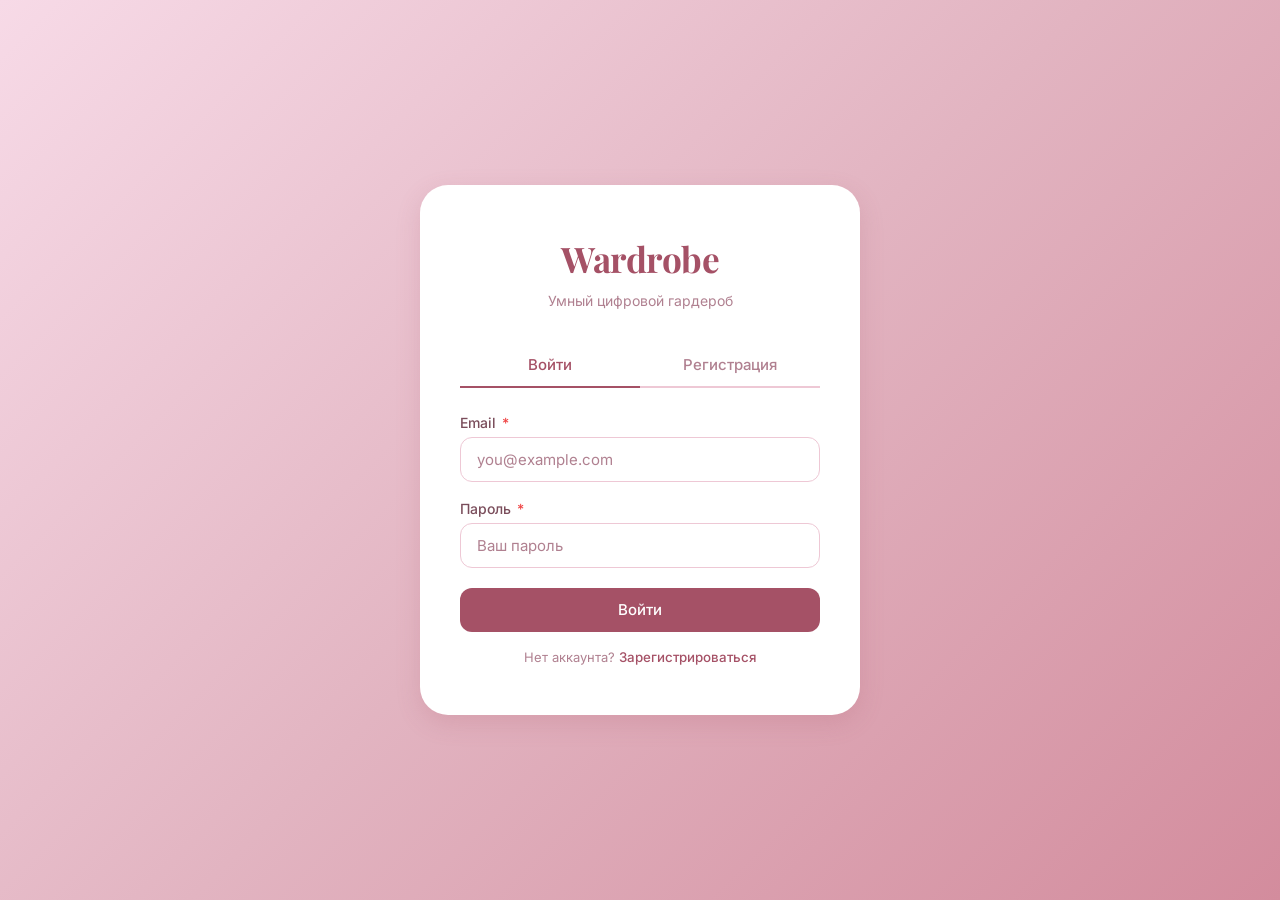
<file: index.html>
<!DOCTYPE html>
<html lang="ru">
<head>
  <meta charset="UTF-8" />
  <meta name="viewport" content="width=device-width, initial-scale=1.0" />
  <title>Wardrobe — Мой гардероб</title>
  <link rel="preconnect" href="https://fonts.googleapis.com">
  <link rel="preconnect" href="https://fonts.gstatic.com" crossorigin>
  <link href="https://fonts.googleapis.com/css2?family=Playfair+Display:wght@600;700&family=Inter:wght@400;500;600&display=swap" rel="stylesheet">
  <link rel="stylesheet" href="css/variables.css">
  <link rel="stylesheet" href="css/layout.css">
  <link rel="stylesheet" href="css/components.css">
  <style>
    .hidden { display: none !important; }
  </style>
</head>
<body>

<div id="auth-screen">
  <div class="auth-card">
    <div class="auth-logo">
      <h1>Wardrobe</h1>
      <p>Умный цифровой гардероб</p>
    </div>

    <div class="auth-tabs">
      <button class="auth-tab active" id="tab-login">Войти</button>
      <button class="auth-tab" id="tab-register">Регистрация</button>
    </div>

    <form class="auth-form" id="form-login" novalidate>
      <div class="form-group">
        <label class="form-label" for="login-email">Email <span class="required">*</span></label>
        <input class="form-input" type="email" id="login-email" placeholder="you@example.com" autocomplete="email" />
        <span class="form-error" id="login-email-error">⚠ Введите корректный email</span>
      </div>
      <div class="form-group">
        <label class="form-label" for="login-password">Пароль <span class="required">*</span></label>
        <input class="form-input" type="password" id="login-password" placeholder="Ваш пароль" autocomplete="current-password" />
        <span class="form-error" id="login-password-error">⚠ Введите пароль</span>
      </div>
      <button type="submit" class="btn btn-primary" id="btn-login" style="width:100%;margin-top:4px;">Войти</button>
      <p style="text-align:center;font-size:0.8125rem;color:var(--color-text-muted);">
        Нет аккаунта? <button type="button" onclick="Auth.switchTab('register')" style="color:var(--color-accent);font-weight:500;background:none;border:none;cursor:pointer;">Зарегистрироваться</button>
      </p>
    </form>

    <form class="auth-form hidden" id="form-register" novalidate>
      <div class="form-group">
        <label class="form-label" for="reg-email">Email <span class="required">*</span></label>
        <input class="form-input" type="email" id="reg-email" placeholder="you@example.com" autocomplete="email" />
        <span class="form-error" id="reg-email-error">⚠ Введите корректный email</span>
      </div>
      <div class="form-group">
        <label class="form-label" for="reg-password">Пароль <span class="required">*</span></label>
        <input class="form-input" type="password" id="reg-password" placeholder="Минимум 6 символов" autocomplete="new-password" />
        <span class="form-error" id="reg-password-error">⚠ Некорректный пароль</span>
      </div>
      <div class="form-group">
        <label class="form-label" for="reg-confirm">Подтвердите пароль <span class="required">*</span></label>
        <input class="form-input" type="password" id="reg-confirm" placeholder="Повторите пароль" autocomplete="new-password" />
        <span class="form-error" id="reg-confirm-error">⚠ Пароли не совпадают</span>
      </div>
      <button type="submit" class="btn btn-primary" id="btn-register" style="width:100%;margin-top:4px;">Создать аккаунт</button>
    </form>
  </div>
</div>

<div id="app-screen">

  <header class="header">
    <button class="burger-btn" id="burger-btn" aria-label="Открыть меню">☰</button>
    <div class="header-logo">Wardrobe</div>

    <div class="header-search">
      <span class="header-search-icon">🔍</span>
      <input type="search" class="search-input" placeholder="Поиск по названию, цвету..." aria-label="Поиск" />
    </div>

    <div class="header-actions">
      <button class="btn-theme-toggle" id="btn-theme-toggle" title="Включить тёмную тему">🌙</button>
      <button class="btn-add-desktop" id="btn-add-desktop">+ Добавить вещь</button>
      <div class="header-user">
        <div class="header-user-avatar" id="user-avatar">U</div>
        <span id="user-name">Пользователь</span>
        <button class="btn-logout" id="btn-logout">Выйти</button>
      </div>
    </div>
  </header>

  <div class="view-tabs" id="view-tabs">
    <button class="view-tab active" id="view-tab-wardrobe" data-view="wardrobe">👗 Гардероб</button>
    <button class="view-tab" id="view-tab-looks" data-view="looks">✨ Образы <span class="view-tab-badge" id="looks-count-badge">0</span></button>
    <button class="view-tab" id="view-tab-dashboard" data-view="dashboard">📊 Статистика</button>
    <button class="view-tab" id="view-tab-wishlist" data-view="wishlist">🛍️ Вишлист <span class="view-tab-badge" id="wishlist-count-badge">0</span></button>
  </div>

  <div class="filter-chips-bar" id="filter-chips-bar">
    <div class="chip" data-chip-category="Верх">👔 Верх</div>
    <div class="chip" data-chip-category="Низ">👖 Низ</div>
    <div class="chip" data-chip-category="Обувь">👟 Обувь</div>
    <div class="chip" data-chip-category="Аксессуар">👜 Аксессуар</div>
    <div class="chip" data-chip-category="Верхняя одежда">🧥 Верхняя</div>
    <div class="chip" data-chip-category="Платье">👗 Платье</div>
  </div>

  <div class="app-body" id="app-body">

    <aside class="sidebar-left" id="sidebar-left">
      <div class="sidebar-section">
        <div class="sidebar-section-title">Поиск</div>
        <div style="position:relative;">
          <span style="position:absolute;left:10px;top:50%;transform:translateY(-50%);color:var(--color-text-muted);">🔍</span>
          <input type="search" class="form-input search-input" style="padding-left:36px;" placeholder="Название, цвет..." aria-label="Поиск в боковой панели" />
        </div>
      </div>

      
      <div class="sidebar-section">
        <div class="sidebar-section-title">Надето сейчас</div>
        <div id="equipped-items-list">Пока ничего не надето</div>
      </div>

      <div class="sidebar-section">
        <div class="sidebar-section-title">Категория</div>
        <div class="filter-group">
          <label class="filter-option">
            <input type="checkbox" data-filter-category value="Верх"> 👔 Верх
            <span class="filter-count" id="count-Верх">0</span>
          </label>
          <label class="filter-option">
            <input type="checkbox" data-filter-category value="Низ"> 👖 Низ
            <span class="filter-count" id="count-Низ">0</span>
          </label>
          <label class="filter-option">
            <input type="checkbox" data-filter-category value="Обувь"> 👟 Обувь
            <span class="filter-count" id="count-Обувь">0</span>
          </label>
          <label class="filter-option">
            <input type="checkbox" data-filter-category value="Аксессуар"> 👜 Аксессуар
            <span class="filter-count" id="count-Аксессуар">0</span>
          </label>
          <label class="filter-option">
            <input type="checkbox" data-filter-category value="Верхняя одежда"> 🧥 Верхняя одежда
            <span class="filter-count" id="count-Верхняя одежда">0</span>
          </label>
          <label class="filter-option">
            <input type="checkbox" data-filter-category value="Платье"> 👗 Платье
            <span class="filter-count" id="count-Платье">0</span>
          </label>
        </div>
      </div>

      <div class="sidebar-section">
        <div class="sidebar-section-title">Статус</div>
        <div class="filter-group">
          <label class="filter-option">
            <input type="checkbox" data-filter-status value="clean">
            <span style="color:var(--color-success);">●</span> Чистое
          </label>
          <label class="filter-option">
            <input type="checkbox" data-filter-status value="washing">
            <span style="color:var(--color-warning);">●</span> В стирке
          </label>
        </div>
      </div>

      <div class="sidebar-section">
        <div class="sidebar-section-title">Сезон</div>
        <div class="filter-group">
          <label class="filter-option"><input type="checkbox" data-filter-season value="Весна"> 🌸 Весна</label>
          <label class="filter-option"><input type="checkbox" data-filter-season value="Лето"> ☀️ Лето</label>
          <label class="filter-option"><input type="checkbox" data-filter-season value="Осень"> 🍂 Осень</label>
          <label class="filter-option"><input type="checkbox" data-filter-season value="Зима"> ❄️ Зима</label>
          <label class="filter-option"><input type="checkbox" data-filter-season value="Всесезонное"> 🔄 Всесезонное</label>
        </div>
      </div>

      <button class="btn btn-ghost btn-sm" id="btn-clear-filters" style="align-self:flex-start;">↺ Сбросить фильтры</button>
    </aside>

    <main class="main-content">
      <div class="grid-header">
        <div>
          <h2 class="grid-title">Мой гардероб <span class="grid-count" id="items-count"></span></h2>
        </div>
        <div class="sort-controls">
          <span class="sort-label">Сортировка:</span>
          <select class="sort-select" id="sort-select" aria-label="Сортировка">
            <option value="name">По названию</option>
            <option value="date">По дате надевания</option>
            <option value="worn">По популярности</option>
            <option value="added">По дате добавления</option>
          </select>
          <button class="sort-dir-btn" id="sort-dir-btn" title="Направление сортировки" aria-label="Изменить направление">↑</button>
        </div>
      </div>

      <div class="wardrobe-grid" id="wardrobe-grid">
      </div>
    </main>

    <aside class="sidebar-right" id="sidebar-right">

      <div class="sidebar-section">
        <div class="sidebar-section-title">Погода сегодня</div>
        <div class="weather-widget" id="weather-widget">
          <div class="weather-loading">
            <div class="spinner" style="width:14px;height:14px;border-width:2px;border-color:rgba(255,255,255,0.3);border-top-color:white;"></div>
            <span style="font-size:0.8rem;">Загрузка...</span>
          </div>
        </div>
      </div>

      <div class="sidebar-section">
        <div class="sidebar-section-title">Статистика</div>
        <div class="stats-widget">
          <div class="stat-item">
            <span class="stat-label">👗 Всего вещей</span>
            <span class="stat-value" id="stat-total">0</span>
          </div>
          <div class="stat-item">
            <span class="stat-label">🔴 Забытых</span>
            <span class="stat-value" id="stat-forgotten">0</span>
          </div>
          <div class="stat-item">
            <span class="stat-label">🧺 В стирке</span>
            <span class="stat-value" id="stat-washing">0</span>
          </div>
          <div class="stat-item">
            <span class="stat-label">✓ Надеваний</span>
            <span class="stat-value" id="stat-worn">0</span>
          </div>
        </div>
      </div>

      <div class="sidebar-section">
        <div class="sidebar-section-title">Вдохновение</div>
        <div class="style-icons">
          <a class="style-icon-link" href="https://www.pinterest.com/search/pins/?q=minimalist+fashion" target="_blank" rel="noopener">
            <div class="style-icon-avatar">📌</div>
            <span>Минимализм</span>
          </a>
          <a class="style-icon-link" href="https://www.pinterest.com/search/pins/?q=street+style+outfit" target="_blank" rel="noopener">
            <div class="style-icon-avatar">🧢</div>
            <span>Street Style</span>
          </a>
          <a class="style-icon-link" href="https://www.pinterest.com/search/pins/?q=business+casual+women" target="_blank" rel="noopener">
            <div class="style-icon-avatar">💼</div>
            <span>Business Casual</span>
          </a>
        </div>
      </div>

      <div class="sidebar-section">
        <div class="sidebar-section-title">Стилисты онлайн</div>
        <div class="api-users-widget" id="api-users-container">
          <div class="skeleton" style="height:40px;border-radius:8px;"></div>
          <div class="skeleton" style="height:40px;border-radius:8px;"></div>
          <div class="skeleton" style="height:40px;border-radius:8px;"></div>
        </div>
      </div>

    </aside>
  </div>

  <div class="wishlist-view main-content" id="wishlist-view" style="display:none;">
    <div class="grid-header">
      <h2 class="grid-title">Вишлист <span class="grid-count" id="wishlist-items-count"></span></h2>
      <div class="wishlist-summary" id="wishlist-summary"></div>
      <select class="select" id="wishlist-sort-select" style="margin-left:auto;">
        <option value="added">По дате добавления</option>
        <option value="price-asc">Дешевле сначала</option>
        <option value="price-desc">Дороже сначала</option>
        <option value="name">По названию</option>
      </select>
      <button class="btn btn-primary" id="btn-add-wishlist">+ Добавить в вишлист</button>
    </div>
    <div class="wardrobe-grid wishlist-grid" id="wishlist-grid"></div>
  </div>

  <div class="looks-view main-content" id="looks-view" style="display:none;">
    <div class="grid-header">
      <h2 class="grid-title">Образы <span class="grid-count" id="looks-items-count"></span></h2>
      <button class="btn btn-primary" id="btn-add-look">+ Создать образ</button>
    </div>
    <div class="wardrobe-grid" id="looks-grid"></div>
  </div>

  <div class="dashboard-view main-content" id="dashboard-view" style="display:none;">
    <div class="grid-header">
      <h2 class="grid-title">Статистика гардероба</h2>
    </div>

    <div class="dashboard-stats" id="dashboard-stats"></div>

    <div class="dashboard-charts">
      <div class="dashboard-card">
        <div class="dashboard-card-title">По категориям</div>
        <div id="dashboard-category-chart"></div>
      </div>
      <div class="dashboard-card">
        <div class="dashboard-card-title">Носки по месяцам</div>
        <div id="dashboard-monthly-chart"></div>
      </div>
    </div>

    <div class="dashboard-card" style="margin-top:var(--space-5);">
      <div class="dashboard-card-title">Топ-5 любимых вещей</div>
      <div id="dashboard-top-items"></div>
    </div>
  </div>
</div>


<div class="drawer-overlay" id="drawer-overlay"></div>
<div class="drawer" id="drawer" role="dialog" aria-label="Фильтры и настройки">
  <div class="drawer-header">
    <span class="drawer-title">Фильтры</span>
    <button class="drawer-close" id="drawer-close" aria-label="Закрыть">✕</button>
  </div>

  <div class="sidebar-section">
    <div class="sidebar-section-title">Поиск</div>
    <input type="search" class="form-input search-input" placeholder="Название, цвет..." aria-label="Поиск в меню" style="height:44px;" />
  </div>

  <div class="sidebar-section">
    <div class="sidebar-section-title">Категория</div>
    <div class="filter-group">
      <label class="filter-option"><input type="checkbox" data-filter-category value="Верх"> 👔 Верх</label>
      <label class="filter-option"><input type="checkbox" data-filter-category value="Низ"> 👖 Низ</label>
      <label class="filter-option"><input type="checkbox" data-filter-category value="Обувь"> 👟 Обувь</label>
      <label class="filter-option"><input type="checkbox" data-filter-category value="Аксессуар"> 👜 Аксессуар</label>
      <label class="filter-option"><input type="checkbox" data-filter-category value="Верхняя одежда"> 🧥 Верхняя одежда</label>
      <label class="filter-option"><input type="checkbox" data-filter-category value="Платье"> 👗 Платье</label>
    </div>
  </div>

  <div class="sidebar-section">
    <div class="sidebar-section-title">Статус</div>
    <div class="filter-group">
      <label class="filter-option"><input type="checkbox" data-filter-status value="clean"> <span style="color:var(--color-success);">●</span> Чистое</label>
      <label class="filter-option"><input type="checkbox" data-filter-status value="washing"> <span style="color:var(--color-warning);">●</span> В стирке</label>
    </div>
  </div>

  <div class="sidebar-section">
    <div class="sidebar-section-title">Сезон</div>
    <div class="filter-group">
      <label class="filter-option"><input type="checkbox" data-filter-season value="Весна"> 🌸 Весна</label>
      <label class="filter-option"><input type="checkbox" data-filter-season value="Лето"> ☀️ Лето</label>
      <label class="filter-option"><input type="checkbox" data-filter-season value="Осень"> 🍂 Осень</label>
      <label class="filter-option"><input type="checkbox" data-filter-season value="Зима"> ❄️ Зима</label>
      <label class="filter-option"><input type="checkbox" data-filter-season value="Всесезонное"> 🔄 Всесезонное</label>
    </div>
  </div>

  <div class="sidebar-section">
    <div class="sidebar-section-title">Сортировка</div>
    <select class="form-input form-select" onchange="AppState.sortBy=this.value;UI.render();" style="height:44px;">
      <option value="name">По названию</option>
      <option value="date">По дате надевания</option>
      <option value="worn">По популярности</option>
      <option value="added">По дате добавления</option>
    </select>
  </div>

  <button class="btn btn-ghost btn-sm" id="btn-clear-filters" style="align-self:flex-start;">↺ Сбросить все</button>
</div>

<div class="modal-overlay" id="modal-item-overlay" role="dialog" aria-modal="true" aria-labelledby="modal-item-title">
  <div class="modal">
    <div class="modal-header">
      <h2 class="modal-title" id="modal-item-title">Новая вещь</h2>
      <button class="modal-close" id="btn-modal-item-close" aria-label="Закрыть">✕</button>
    </div>
    <div class="modal-body">

      <div class="form-group">
        <label class="form-label" for="f-name">Название <span class="required">*</span></label>
        <input class="form-input" type="text" id="f-name" placeholder="Например: Белая рубашка Oxford" maxlength="65" autocomplete="off" />
        <div style="display:flex;justify-content:space-between;align-items:center;">
          <span class="form-error" id="f-name-error">⚠ Название обязательно</span>
          <span class="char-count" id="name-char-count">0/60</span>
        </div>
      </div>

      <div class="form-row">
        <div class="form-group">
          <label class="form-label" for="f-category">Категория <span class="required">*</span></label>
          <select class="form-input form-select" id="f-category">
            <option value="">Выберите...</option>
            <option value="Верх">👔 Верх</option>
            <option value="Низ">👖 Низ</option>
            <option value="Обувь">👟 Обувь</option>
            <option value="Аксессуар">👜 Аксессуар</option>
            <option value="Верхняя одежда">🧥 Верхняя одежда</option>
            <option value="Платье">👗 Платье</option>
          </select>
          <span class="form-error" id="f-category-error">⚠ Выберите категорию</span>
        </div>

        <div class="form-group">
          <label class="form-label" for="f-season">Сезон <span class="required">*</span></label>
          <select class="form-input form-select" id="f-season">
            <option value="">Выберите...</option>
            <option value="Весна">🌸 Весна</option>
            <option value="Лето">☀️ Лето</option>
            <option value="Осень">🍂 Осень</option>
            <option value="Зима">❄️ Зима</option>
            <option value="Всесезонное">🔄 Всесезонное</option>
          </select>
          <span class="form-error" id="f-season-error">⚠ Выберите сезон</span>
        </div>
      </div>

      <div class="form-row">
        <div class="form-group">
          <label class="form-label" for="f-color">Цвет <span class="required">*</span></label>
          <input class="form-input" type="text" id="f-color" placeholder="Белый, синий..." maxlength="35" />
          <span class="form-error" id="f-color-error">⚠ Укажите цвет</span>
        </div>

        <div class="form-group">
          <label class="form-label" for="f-status">Статус</label>
          <select class="form-input form-select" id="f-status">
            <option value="clean">✅ Чистое</option>
            <option value="washing">🧺 В стирке</option>
          </select>
        </div>
      </div>

      <div class="form-group">
        <label class="form-label" for="f-image-url">Фото (URL)</label>
        <input class="form-input" type="url" id="f-image-url" placeholder="https://example.com/photo.jpg" />
        <span class="form-error" id="f-image-url-error">⚠ Неверный URL (должен начинаться с http:// или https://)</span>
      </div>

      <div class="image-preview" id="image-preview">
        <span>Вставьте URL фото для предпросмотра</span>
      </div>

      <div class="form-group">
        <label class="form-label" for="f-last-worn">Дата последнего надевания</label>
        <input class="form-input" type="date" id="f-last-worn" />
      </div>

    </div>
    <div class="modal-footer">
      <button class="btn btn-ghost" id="btn-cancel-item">Отмена</button>
      <button class="btn btn-primary" id="btn-save-item" disabled>Сохранить</button>
    </div>
  </div>
</div>

<div class="modal-overlay" id="modal-look-overlay" role="dialog" aria-modal="true" aria-labelledby="modal-look-title">
  <div class="modal">
    <div class="modal-header">
      <h2 class="modal-title" id="modal-look-title">Новый образ</h2>
      <button class="modal-close" id="btn-modal-look-close" aria-label="Закрыть">✕</button>
    </div>
    <div class="modal-body">

      <div class="form-group">
        <label class="form-label" for="l-name">Название образа <span class="required">*</span></label>
        <input class="form-input" type="text" id="l-name" placeholder="Например: Офис в пятницу" maxlength="50" autocomplete="off" />
        <span class="form-error" id="l-name-error">⚠ Название обязательно</span>
      </div>

      <div class="form-group">
        <label class="form-label">Выберите вещи <span class="required">*</span> <span class="char-count" id="look-picker-count">Выбрано: 0</span></label>
        <p style="font-size:0.8125rem;color:var(--color-text-muted);margin-bottom:var(--space-3);">Нужно выбрать минимум 2 вещи. Кликните по карточке, чтобы выбрать или снять выбор.</p>
        <div class="look-item-picker" id="look-item-picker"></div>
      </div>

    </div>
    <div class="modal-footer">
      <button class="btn btn-ghost" id="btn-cancel-look">Отмена</button>
      <button class="btn btn-primary" id="btn-save-look" disabled>Сохранить образ</button>
    </div>
  </div>
</div>

<div class="modal-overlay" id="modal-wishlist-overlay" role="dialog" aria-modal="true" aria-labelledby="modal-wishlist-title">
  <div class="modal">
    <div class="modal-header">
      <h2 class="modal-title" id="modal-wishlist-title">Добавить в вишлист</h2>
      <button class="modal-close" id="btn-modal-wishlist-close" aria-label="Закрыть">✕</button>
    </div>
    <div class="modal-body">

      <div class="form-group">
        <label class="form-label" for="w-name">Название <span class="required">*</span></label>
        <input class="form-input" type="text" id="w-name" placeholder="Например: Платье миди в цветочек" maxlength="65" autocomplete="off" />
        <span class="form-error" id="w-name-error">⚠ Название обязательно</span>
      </div>

      <div class="form-group">
        <label class="form-label" for="w-link">Ссылка на Wildberries <span class="required">*</span></label>
        <input class="form-input" type="url" id="w-link" placeholder="https://www.wildberries.ru/catalog/12345678/detail.aspx" />
        <span class="form-error" id="w-link-error">⚠ Укажите корректную ссылку (начинается с http:// или https://)</span>
      </div>

      <div class="form-row">
        <div class="form-group">
          <label class="form-label" for="w-price">Цена, ₽ <span class="required">*</span></label>
          <input class="form-input" type="number" id="w-price" placeholder="2990" min="0" step="1" />
          <span class="form-error" id="w-price-error">⚠ Укажите цену</span>
        </div>

        <div class="form-group">
          <label class="form-label" for="w-category">Категория</label>
          <select class="form-input form-select" id="w-category">
            <option value="">Не указана</option>
            <option value="Верх">👔 Верх</option>
            <option value="Низ">👖 Низ</option>
            <option value="Обувь">👟 Обувь</option>
            <option value="Аксессуар">👜 Аксессуар</option>
            <option value="Верхняя одежда">🧥 Верхняя одежда</option>
            <option value="Платье">👗 Платье</option>
          </select>
        </div>
      </div>

      <div class="form-group">
        <label class="form-label" for="w-image-url">Фото (URL)</label>
        <input class="form-input" type="url" id="w-image-url" placeholder="https://example.com/photo.jpg" />
        <span class="form-error" id="w-image-url-error">⚠ Неверный URL (должен начинаться с http:// или https://)</span>
      </div>

      <div class="image-preview" id="wishlist-image-preview">
        <span>Вставьте URL фото для предпросмотра</span>
      </div>

      <div class="form-group">
        <label class="form-label" for="w-comment">Комментарий</label>
        <textarea class="form-input" id="w-comment" rows="2" maxlength="140" placeholder="Например: ждать скидку, нужен размер M"></textarea>
      </div>

    </div>
    <div class="modal-footer">
      <button class="btn btn-ghost" id="btn-cancel-wishlist">Отмена</button>
      <button class="btn btn-primary" id="btn-save-wishlist" disabled>Сохранить</button>
    </div>
  </div>
</div>

<div class="modal-overlay" id="modal-confirm-overlay" role="dialog" aria-modal="true">
  <div class="modal confirm-modal">
    <div class="modal-body">
      <div class="confirm-icon">🗑️</div>
      <h3 id="modal-confirm-title">Удалить вещь?</h3>
      <p id="modal-confirm-text">Это действие нельзя отменить. Вещь будет удалена из вашего гардероба навсегда.</p>
    </div>
    <div class="modal-footer" style="justify-content:center;">
      <button class="btn btn-ghost" id="btn-cancel-delete">Отмена</button>
      <button class="btn btn-danger" id="btn-confirm-delete">Да, удалить</button>
    </div>
  </div>
</div>

<button class="fab" id="btn-fab" aria-label="Добавить вещь">+</button>

<div class="toast-container" id="toast-container" aria-live="polite"></div>

<script src="js/store.js"></script>
<script src="js/utils.js"></script>
<script src="js/auth.js"></script>
<script src="js/api.js"></script>
<script src="js/itemForm.js"></script>
<script src="js/wishlist.js"></script>
<script src="js/looks.js"></script>
<script src="js/dashboard.js"></script>
<script src="js/ui.js"></script>
<script src="js/app.js"></script>
</body>
</html>
</file>
<file: css/variables.css>
:root {
  --color-bg: #F7DAE7;
  --color-secondary: #E2B4C1;
  --color-tertiary: #D38C9D;
  --color-accent: #A55166;
  --color-accent-dark: #8A3D52;
  --color-white: #FFFFFF;
  --color-text-primary: #2D1B22;
  --color-text-secondary: #7A4D5B;
  --color-text-muted: #B08090;
  --color-success: #4CAF82;
  --color-warning: #F59E0B;
  --color-danger: #EF4444;
  --color-forgotten: #DC2626;
  --color-card-bg: #FFFFFF;
  --color-border: #EEC8D5;
  --color-overlay: rgba(45, 27, 34, 0.5);

  --shadow-sm: 0 1px 3px rgba(165, 81, 102, 0.08);
  --shadow-md: 0 4px 12px rgba(165, 81, 102, 0.12);
  --shadow-lg: 0 8px 24px rgba(165, 81, 102, 0.18);
  --shadow-hover: 0 12px 32px rgba(165, 81, 102, 0.24);

  --radius-sm: 6px;
  --radius-md: 12px;
  --radius-lg: 20px;
  --radius-xl: 28px;
  --radius-full: 9999px;

  --font-display: 'Playfair Display', Georgia, serif;
  --font-body: 'Inter', system-ui, -apple-system, sans-serif;

  --space-1: 4px;
  --space-2: 8px;
  --space-3: 12px;
  --space-4: 16px;
  --space-5: 20px;
  --space-6: 24px;
  --space-8: 32px;
  --space-10: 40px;
  --space-12: 48px;

  --transition-fast: 150ms ease;
  --transition-normal: 250ms ease;
  --transition-slow: 400ms cubic-bezier(0.34, 1.56, 0.64, 1);

  --sidebar-left-width: 260px;
  --sidebar-right-width: 220px;
  --header-height: 64px;
}

*, *::before, *::after {
  box-sizing: border-box;
  margin: 0;
  padding: 0;
}

html {
  font-size: 16px;
  scroll-behavior: smooth;
}

body {
  font-family: var(--font-body);
  background-color: var(--color-bg);
  color: var(--color-text-primary);
  min-height: 100vh;
  line-height: 1.5;
  -webkit-font-smoothing: antialiased;
}

img {
  max-width: 100%;
  display: block;
}

button {
  cursor: pointer;
  border: none;
  background: none;
  font-family: inherit;
}

input, select, textarea {
  font-family: inherit;
}

a {
  color: inherit;
  text-decoration: none;
}

ul, ol {
  list-style: none;
}

@media (prefers-reduced-motion: reduce) {
  *, *::before, *::after {
    animation-duration: 0.01ms !important;
    transition-duration: 0.01ms !important;
  }
}


[data-theme="dark"] {
  --color-bg:            #1A1118;
  --color-secondary:     #2D1F2A;
  --color-tertiary:      #C98AA0;
  --color-white:         #241A21;
  --color-card-bg:       #2A1E27;
  --color-text-primary:  #F0DDE5;
  --color-text-secondary:#D4A8BA;
  --color-text-muted:    #9A7080;
  --color-border:        #3D2B36;
  --color-overlay:       rgba(10, 6, 9, 0.7);

  --shadow-sm:   0 1px 3px rgba(0, 0, 0, 0.4);
  --shadow-md:   0 4px 12px rgba(0, 0, 0, 0.5);
  --shadow-lg:   0 8px 24px rgba(0, 0, 0, 0.6);
  --shadow-hover:0 12px 32px rgba(0, 0, 0, 0.7);
}

body,
.header,
.sidebar-left,
.sidebar-right,
.drawer,
.card,
.modal,
.filter-chips-bar,
.view-tabs,
.auth-card {
  transition:
    background-color 0.25s ease,
    border-color 0.25s ease,
    color 0.25s ease;
}
</file>
<file: css/layout.css>
#auth-screen {
  min-height: 100vh;
  display: flex;
  align-items: center;
  justify-content: center;
  padding: var(--space-6);
  background: linear-gradient(135deg, #F7DAE7 0%, #E2B4C1 50%, #D38C9D 100%);
}

.auth-card {
  background: var(--color-white);
  border-radius: var(--radius-xl);
  padding: var(--space-12) var(--space-10);
  width: 100%;
  max-width: 440px;
  box-shadow: var(--shadow-lg);
}

.auth-logo {
  text-align: center;
  margin-bottom: var(--space-8);
}

.auth-logo h1 {
  font-family: var(--font-display);
  font-size: 2.2rem;
  color: var(--color-accent);
  letter-spacing: -0.5px;
}

.auth-logo p {
  color: var(--color-text-muted);
  font-size: 0.875rem;
  margin-top: var(--space-1);
}

.auth-tabs {
  display: flex;
  border-bottom: 2px solid var(--color-border);
  margin-bottom: var(--space-6);
}

.auth-tab {
  flex: 1;
  padding: var(--space-3) var(--space-4);
  font-size: 0.9375rem;
  font-weight: 500;
  color: var(--color-text-muted);
  border-bottom: 2px solid transparent;
  margin-bottom: -2px;
  transition: color var(--transition-normal), border-color var(--transition-normal);
  background: none;
  border-top: none;
  border-left: none;
  border-right: none;
}

.auth-tab.active {
  color: var(--color-accent);
  border-bottom-color: var(--color-accent);
}

.auth-tab:hover:not(.active) {
  color: var(--color-tertiary);
}

.auth-form {
  display: flex;
  flex-direction: column;
  gap: var(--space-4);
}

#app-screen {
  display: none;
  flex-direction: column;
  min-height: 100vh;
}

#app-screen.active {
  display: flex;
}

.header {
  position: sticky;
  top: 0;
  z-index: 100;
  height: var(--header-height);
  background: var(--color-white);
  border-bottom: 1px solid var(--color-border);
  display: flex;
  align-items: center;
  padding: 0 var(--space-6);
  gap: var(--space-4);
  box-shadow: var(--shadow-sm);
}

.header-logo {
  font-family: var(--font-display);
  font-size: 1.5rem;
  color: var(--color-accent);
  font-weight: 700;
  letter-spacing: -0.3px;
  flex-shrink: 0;
}

.header-search {
  flex: 1;
  max-width: 400px;
  position: relative;
}

.header-search input {
  width: 100%;
  padding: var(--space-2) var(--space-4) var(--space-2) 40px;
  border: 1.5px solid var(--color-border);
  border-radius: var(--radius-full);
  font-size: 0.875rem;
  background: var(--color-bg);
  color: var(--color-text-primary);
  transition: border-color var(--transition-normal), box-shadow var(--transition-normal);
  height: 40px;
}

.header-search input:focus {
  outline: none;
  border-color: var(--color-accent);
  box-shadow: 0 0 0 3px rgba(165, 81, 102, 0.1);
}

.header-search-icon {
  position: absolute;
  left: 12px;
  top: 50%;
  transform: translateY(-50%);
  color: var(--color-text-muted);
  font-size: 1rem;
  pointer-events: none;
}

.header-actions {
  display: flex;
  align-items: center;
  gap: var(--space-3);
  margin-left: auto;
}

.header-user {
  display: flex;
  align-items: center;
  gap: var(--space-2);
  font-size: 0.875rem;
  color: var(--color-text-secondary);
}

.header-user-avatar {
  width: 32px;
  height: 32px;
  border-radius: 50%;
  background: var(--color-secondary);
  display: flex;
  align-items: center;
  justify-content: center;
  font-size: 0.8125rem;
  font-weight: 600;
  color: var(--color-accent-dark);
}

.btn-logout {
  font-size: 0.8125rem;
  color: var(--color-text-muted);
  padding: var(--space-1) var(--space-2);
  border-radius: var(--radius-sm);
  transition: color var(--transition-normal);
}

.btn-logout:hover {
  color: var(--color-accent);
}

.burger-btn {
  display: none;
  width: 40px;
  height: 40px;
  border-radius: var(--radius-sm);
  align-items: center;
  justify-content: center;
  color: var(--color-text-primary);
  font-size: 1.25rem;
  transition: background var(--transition-fast);
}

.burger-btn:hover {
  background: var(--color-bg);
}

.app-body {
  display: flex;
  flex: 1;
  overflow: hidden;
}

.sidebar-left {
  width: var(--sidebar-left-width);
  flex-shrink: 0;
  padding: var(--space-6);
  overflow-y: auto;
  border-right: 1px solid var(--color-border);
  background: var(--color-white);
  display: flex;
  flex-direction: column;
  gap: var(--space-6);
}

.main-content {
  flex: 1;
  padding: var(--space-6);
  overflow-y: auto;
  min-width: 0;
}

.sidebar-right {
  width: var(--sidebar-right-width);
  flex-shrink: 0;
  padding: var(--space-6) var(--space-4);
  overflow-y: auto;
  border-left: 1px solid var(--color-border);
  background: var(--color-white);
  display: flex;
  flex-direction: column;
  gap: var(--space-5);
}

.filter-chips-bar {
  display: none;
  overflow-x: auto;
  padding: var(--space-3) var(--space-4);
  gap: var(--space-2);
  border-bottom: 1px solid var(--color-border);
  background: var(--color-white);
  -webkit-overflow-scrolling: touch;
  scrollbar-width: none;
}

.filter-chips-bar::-webkit-scrollbar {
  display: none;
}

.filter-chips-bar .chip {
  flex-shrink: 0;
}


.view-tabs {
  display: flex;
  gap: var(--space-2);
  padding: var(--space-3) var(--space-6);
  background: var(--color-white);
  border-bottom: 1px solid var(--color-border);
  overflow-x: auto;
  scrollbar-width: none;
}

.view-tabs::-webkit-scrollbar {
  display: none;
}

.view-tab {
  display: flex;
  align-items: center;
  gap: var(--space-2);
  padding: var(--space-2) var(--space-4);
  border-radius: var(--radius-md);
  font-size: 0.875rem;
  font-weight: 500;
  color: var(--color-text-secondary);
  transition: all var(--transition-fast);
  white-space: nowrap;
}

.view-tab:hover:not(.active) {
  background: var(--color-bg);
  color: var(--color-accent);
}

.view-tab.active {
  background: var(--color-accent);
  color: white;
}

.view-tab-badge {
  background: var(--color-bg);
  color: var(--color-text-muted);
  border-radius: var(--radius-full);
  padding: 1px 7px;
  font-size: 0.6875rem;
  font-weight: 600;
}

.view-tab.active .view-tab-badge {
  background: rgba(255, 255, 255, 0.25);
  color: white;
}


.looks-view {
  flex: 1;
  overflow-y: auto;
}

.dashboard-view {
  flex: 1;
  overflow-y: auto;
}

[data-theme="dark"] #auth-screen {
  background: linear-gradient(135deg, #1A1118 0%, #2D1F2A 50%, #3D2535 100%);
}


  flex: 1;
  overflow-y: auto;
}

.wishlist-summary {
  font-size: 0.8125rem;
  color: var(--color-text-muted);
  margin-top: 2px;
}

@media (max-width: 1280px) {
  .wishlist-grid {
    grid-template-columns: repeat(3, 1fr);
  }
}

@media (max-width: 1023px) {
  .wishlist-grid {
    grid-template-columns: repeat(2, 1fr);
  }
}

@media (max-width: 767px) {
  .view-tabs {
    padding: var(--space-2) var(--space-4);
  }

  .wishlist-grid {
    grid-template-columns: 1fr;
  }
}

.drawer-overlay {
  display: none;
  position: fixed;
  inset: 0;
  background: var(--color-overlay);
  z-index: 200;
  opacity: 0;
  transition: opacity var(--transition-normal);
}

.drawer-overlay.active {
  display: block;
  opacity: 1;
}

.drawer {
  position: fixed;
  left: 0;
  top: 0;
  bottom: 0;
  width: 280px;
  background: var(--color-white);
  z-index: 210;
  transform: translateX(-100%);
  transition: transform var(--transition-normal);
  padding: var(--space-6);
  overflow-y: auto;
  display: flex;
  flex-direction: column;
  gap: var(--space-6);
}

.drawer.open {
  transform: translateX(0);
}

.drawer-header {
  display: flex;
  align-items: center;
  justify-content: space-between;
}

.drawer-title {
  font-family: var(--font-display);
  font-size: 1.25rem;
  color: var(--color-accent);
}

.drawer-close {
  width: 32px;
  height: 32px;
  border-radius: var(--radius-sm);
  display: flex;
  align-items: center;
  justify-content: center;
  color: var(--color-text-muted);
  font-size: 1.125rem;
  transition: background var(--transition-fast), color var(--transition-fast);
}

.drawer-close:hover {
  background: var(--color-bg);
  color: var(--color-accent);
}

.fab {
  display: none;
  position: fixed;
  bottom: 24px;
  right: 24px;
  width: 56px;
  height: 56px;
  border-radius: 50%;
  background: var(--color-accent);
  color: white;
  font-size: 1.5rem;
  align-items: center;
  justify-content: center;
  box-shadow: var(--shadow-lg);
  z-index: 150;
  transition: transform var(--transition-normal), box-shadow var(--transition-normal);
}

.fab:hover {
  transform: scale(1.08);
  box-shadow: var(--shadow-hover);
}

.fab:active {
  transform: scale(0.96);
}

.grid-header {
  display: flex;
  align-items: center;
  justify-content: space-between;
  margin-bottom: var(--space-5);
  flex-wrap: wrap;
  gap: var(--space-3);
}

.grid-title {
  font-family: var(--font-display);
  font-size: 1.375rem;
  color: var(--color-text-primary);
}

.grid-count {
  font-size: 0.875rem;
  color: var(--color-text-muted);
  margin-left: var(--space-2);
}

.sort-controls {
  display: flex;
  align-items: center;
  gap: var(--space-2);
}

.sort-label {
  font-size: 0.8125rem;
  color: var(--color-text-muted);
}

.sort-select {
  padding: var(--space-2) var(--space-3);
  border: 1.5px solid var(--color-border);
  border-radius: var(--radius-sm);
  font-size: 0.8125rem;
  color: var(--color-text-primary);
  background: var(--color-white);
  cursor: pointer;
  transition: border-color var(--transition-normal);
}

.sort-select:focus {
  outline: none;
  border-color: var(--color-accent);
}

.sort-dir-btn {
  width: 32px;
  height: 32px;
  border: 1.5px solid var(--color-border);
  border-radius: var(--radius-sm);
  display: flex;
  align-items: center;
  justify-content: center;
  color: var(--color-text-secondary);
  font-size: 0.875rem;
  transition: all var(--transition-fast);
  background: var(--color-white);
}

.sort-dir-btn:hover {
  border-color: var(--color-accent);
  color: var(--color-accent);
}

.wardrobe-grid {
  display: grid;
  grid-template-columns: repeat(4, 1fr);
  gap: var(--space-4);
}

.empty-state {
  grid-column: 1 / -1;
  text-align: center;
  padding: var(--space-12) var(--space-6);
  color: var(--color-text-muted);
}

.empty-state-icon {
  font-size: 3rem;
  margin-bottom: var(--space-4);
}

.empty-state h3 {
  font-family: var(--font-display);
  font-size: 1.25rem;
  color: var(--color-text-secondary);
  margin-bottom: var(--space-2);
}

.empty-state p {
  font-size: 0.875rem;
}

@media (max-width: 1280px) {
  .wardrobe-grid {
    grid-template-columns: repeat(3, 1fr);
  }
}

@media (max-width: 1023px) {
  .sidebar-left,
  .sidebar-right {
    display: none;
  }

  .burger-btn {
    display: flex;
  }

  .filter-chips-bar {
    display: flex;
  }

  .fab {
    display: flex;
  }

  .wardrobe-grid {
    grid-template-columns: repeat(2, 1fr);
  }

  .header-search {
    max-width: 240px;
  }

  .btn-add-desktop {
    display: none;
  }
}

@media (max-width: 767px) {
  .header {
    padding: 0 var(--space-4);
  }

  .header-logo {
    font-size: 1.25rem;
  }

  .header-search {
    display: none;
  }

  .header-user span {
    display: none;
  }

  .main-content {
    padding: var(--space-4);
  }

  .wardrobe-grid {
    grid-template-columns: 1fr;
  }

  .grid-header {
    flex-direction: column;
    align-items: flex-start;
  }

  .auth-card {
    padding: var(--space-8) var(--space-6);
  }
}
</file>
<file: css/components.css>
.btn {
  display: inline-flex;
  align-items: center;
  justify-content: center;
  gap: var(--space-2);
  padding: var(--space-2) var(--space-5);
  border-radius: var(--radius-md);
  font-size: 0.9375rem;
  font-weight: 500;
  transition: all var(--transition-normal);
  min-height: 44px;
  cursor: pointer;
  border: none;
  font-family: inherit;
}

.btn-primary {
  background: var(--color-accent);
  color: var(--color-white);
}

.btn-primary:hover:not(:disabled) {
  background: var(--color-accent-dark);
  box-shadow: 0 4px 12px rgba(165, 81, 102, 0.3);
  transform: translateY(-1px);
}

.btn-primary:active:not(:disabled) {
  transform: translateY(0);
}

.btn-primary:disabled {
  background: var(--color-border);
  color: var(--color-text-muted);
  cursor: not-allowed;
}

.btn-outline {
  background: transparent;
  border: 1.5px solid var(--color-accent);
  color: var(--color-accent);
}

.btn-outline:hover {
  background: var(--color-accent);
  color: white;
}

.btn-ghost {
  background: transparent;
  color: var(--color-text-secondary);
}

.btn-ghost:hover {
  background: var(--color-bg);
  color: var(--color-accent);
}

.btn-danger {
  background: var(--color-danger);
  color: white;
}

.btn-danger:hover {
  background: #DC2626;
}

.btn-sm {
  padding: var(--space-1) var(--space-3);
  font-size: 0.8125rem;
  min-height: 32px;
  border-radius: var(--radius-sm);
}

.btn-add-desktop {
  background: var(--color-accent);
  color: white;
  padding: var(--space-2) var(--space-5);
  border-radius: var(--radius-md);
  font-size: 0.9375rem;
  font-weight: 500;
  display: flex;
  align-items: center;
  gap: var(--space-2);
  transition: all var(--transition-normal);
  min-height: 40px;
  white-space: nowrap;
}

.btn-add-desktop:hover {
  background: var(--color-accent-dark);
  transform: translateY(-1px);
  box-shadow: 0 4px 12px rgba(165, 81, 102, 0.3);
}

.chip {
  display: inline-flex;
  align-items: center;
  gap: var(--space-1);
  padding: 6px var(--space-3);
  border-radius: var(--radius-full);
  font-size: 0.8125rem;
  font-weight: 500;
  cursor: pointer;
  border: 1.5px solid var(--color-border);
  background: var(--color-white);
  color: var(--color-text-secondary);
  transition: all var(--transition-fast);
  min-height: 44px;
  white-space: nowrap;
}

.chip:hover {
  border-color: var(--color-accent);
  color: var(--color-accent);
}

.chip.active {
  background: var(--color-accent);
  border-color: var(--color-accent);
  color: white;
}

.form-group {
  display: flex;
  flex-direction: column;
  gap: var(--space-1);
}

.form-label {
  font-size: 0.875rem;
  font-weight: 500;
  color: var(--color-text-secondary);
}

.form-label .required {
  color: var(--color-danger);
  margin-left: 2px;
}

.form-input {
  width: 100%;
  padding: var(--space-3) var(--space-4);
  border: 1.5px solid var(--color-border);
  border-radius: var(--radius-md);
  font-size: 0.9375rem;
  color: var(--color-text-primary);
  background: var(--color-white);
  transition: border-color var(--transition-normal), box-shadow var(--transition-normal);
  min-height: 44px;
}

.form-input:focus {
  outline: none;
  border-color: var(--color-accent);
  box-shadow: 0 0 0 3px rgba(165, 81, 102, 0.1);
}

.form-input.error {
  border-color: var(--color-danger);
  background: #FFF5F5;
}

.form-input.error:focus {
  box-shadow: 0 0 0 3px rgba(239, 68, 68, 0.1);
}

.form-input::placeholder {
  color: var(--color-text-muted);
}

.form-error {
  font-size: 0.75rem;
  color: var(--color-danger);
  display: none;
  align-items: center;
  gap: 4px;
}

.form-error.visible {
  display: flex;
}

.form-select {
  appearance: none;
  -webkit-appearance: none;
  background-image: url("data:image/svg+xml,%3Csvg xmlns='http://www.w3.org/2000/svg' width='12' height='8' viewBox='0 0 12 8'%3E%3Cpath d='M1 1l5 5 5-5' stroke='%23B08090' stroke-width='1.5' fill='none' stroke-linecap='round' stroke-linejoin='round'/%3E%3C/svg%3E");
  background-repeat: no-repeat;
  background-position: right 14px center;
  padding-right: 36px;
  cursor: pointer;
}

.form-row {
  display: grid;
  grid-template-columns: 1fr 1fr;
  gap: var(--space-4);
}

.char-count {
  font-size: 0.75rem;
  color: var(--color-text-muted);
  text-align: right;
}

.char-count.over {
  color: var(--color-danger);
}

.sidebar-section {
  display: flex;
  flex-direction: column;
  gap: var(--space-3);
}

.sidebar-section-title {
  font-size: 0.75rem;
  font-weight: 600;
  letter-spacing: 0.08em;
  text-transform: uppercase;
  color: var(--color-text-muted);
}

.filter-group {
  display: flex;
  flex-direction: column;
  gap: var(--space-2);
}

.filter-option {
  display: flex;
  align-items: center;
  gap: var(--space-2);
  cursor: pointer;
  font-size: 0.875rem;
  color: var(--color-text-secondary);
  padding: var(--space-1) 0;
  min-height: 32px;
}

.filter-option input[type="checkbox"] {
  width: 16px;
  height: 16px;
  accent-color: var(--color-accent);
  cursor: pointer;
  flex-shrink: 0;
}

.filter-option:hover {
  color: var(--color-accent);
}

.filter-count {
  margin-left: auto;
  font-size: 0.75rem;
  color: var(--color-text-muted);
  background: var(--color-bg);
  padding: 1px 6px;
  border-radius: var(--radius-full);
}

.card {
  background: var(--color-card-bg);
  border-radius: var(--radius-lg);
  overflow: hidden;
  box-shadow: var(--shadow-sm);
  border: 1px solid var(--color-border);
  transition: transform var(--transition-normal), box-shadow var(--transition-normal);
  position: relative;
  animation: cardAppear 0.4s cubic-bezier(0.34, 1.56, 0.64, 1) both;
}

.card:hover {
  transform: translateY(-4px);
  box-shadow: var(--shadow-hover);
}

@keyframes cardAppear {
  from {
    opacity: 0;
    transform: scale(0.85) translateY(12px);
  }
  to {
    opacity: 1;
    transform: scale(1) translateY(0);
  }
}

@keyframes cardBounce {
  0% { opacity: 0; transform: scale(0.5); }
  60% { transform: scale(1.05); }
  80% { transform: scale(0.97); }
  100% { opacity: 1; transform: scale(1); }
}

@keyframes cardRemove {
  to {
    opacity: 0;
    transform: scale(0.85);
    max-height: 0;
    margin: 0;
    padding: 0;
  }
}

.card.removing {
  animation: cardRemove 0.3s ease forwards;
}

.card.new-card {
  animation: cardBounce 0.5s cubic-bezier(0.34, 1.56, 0.64, 1) both;
}

.card-image-wrap {
  position: relative;
  aspect-ratio: 3 / 4;
  overflow: hidden;
  background: var(--color-bg);
}

.card-image-wrap img {
  width: 100%;
  height: 100%;
  object-fit: cover;
  transition: transform 0.4s ease;
}

.card:hover .card-image-wrap img {
  transform: scale(1.04);
}

.card-image-placeholder {
  width: 100%;
  height: 100%;
  display: flex;
  align-items: center;
  justify-content: center;
  font-size: 3rem;
  background: linear-gradient(135deg, var(--color-secondary) 0%, var(--color-bg) 100%);
}

.card-badge-forgotten {
  position: absolute;
  top: var(--space-2);
  left: var(--space-2);
  background: var(--color-forgotten);
  color: white;
  font-size: 0.6875rem;
  font-weight: 700;
  padding: 3px var(--space-2);
  border-radius: var(--radius-full);
  letter-spacing: 0.04em;
  text-transform: uppercase;
}

.card-status-dot {
  position: absolute;
  top: var(--space-2);
  right: var(--space-2);
  width: 10px;
  height: 10px;
  border-radius: 50%;
  border: 2px solid white;
  box-shadow: 0 1px 3px rgba(0,0,0,0.2);
}

.card-status-dot.clean {
  background: var(--color-success);
}

.card-status-dot.washing {
  background: var(--color-warning);
}

.card-body {
  padding: var(--space-3) var(--space-4) var(--space-4);
}

.card-name {
  font-weight: 600;
  font-size: 0.9375rem;
  color: var(--color-text-primary);
  white-space: nowrap;
  overflow: hidden;
  text-overflow: ellipsis;
  margin-bottom: 2px;
}

.card-meta {
  display: flex;
  align-items: center;
  justify-content: space-between;
  font-size: 0.75rem;
  color: var(--color-text-muted);
  margin-bottom: var(--space-3);
}

.card-category {
  background: var(--color-bg);
  padding: 2px 8px;
  border-radius: var(--radius-full);
  font-size: 0.6875rem;
  font-weight: 500;
  color: var(--color-text-secondary);
}

.card-worn-count {
  display: flex;
  align-items: center;
  gap: 3px;
}

.card-actions {
  display: flex;
  gap: var(--space-2);
}

.card-action-btn {
  flex: 1;
  height: 36px;
  border-radius: var(--radius-sm);
  display: flex;
  align-items: center;
  justify-content: center;
  font-size: 1rem;
  transition: all var(--transition-fast);
  border: 1.5px solid var(--color-border);
  color: var(--color-text-muted);
  background: transparent;
}

.card-action-btn:hover {
  border-color: var(--color-accent);
  color: var(--color-accent);
  background: rgba(165, 81, 102, 0.05);
}

.card-action-btn.wear:hover {
  border-color: var(--color-success);
  color: var(--color-success);
  background: rgba(76, 175, 130, 0.05);
}

/* Item is currently equipped — button shows a filled "worn" state.
   Clicking it again takes the item off instead of recording another wear. */
.card-action-btn.wear.active {
  border-color: var(--color-success);
  color: white;
  background: var(--color-success);
  font-size: 0.8125rem;
  font-weight: 600;
  gap: 4px;
}

.card-action-btn.wear.active:hover {
  background: #3D9268;
  border-color: #3D9268;
  color: white;
}

.card-action-btn.delete:hover {
  border-color: var(--color-danger);
  color: var(--color-danger);
  background: rgba(239, 68, 68, 0.05);
}

.card-action-btn.buy:hover {
  border-color: var(--color-accent);
  color: var(--color-accent);
  background: rgba(165, 81, 102, 0.05);
}


.wishlist-price-badge {
  position: absolute;
  bottom: var(--space-2);
  left: var(--space-2);
  background: var(--color-accent);
  color: white;
  font-size: 0.75rem;
  font-weight: 700;
  padding: 3px 10px;
  border-radius: var(--radius-full);
  box-shadow: var(--shadow-sm);
}

.wb-article {
  font-size: 0.6875rem;
  color: var(--color-text-muted);
  white-space: nowrap;
}

.wishlist-comment {
  font-size: 0.75rem;
  color: var(--color-text-secondary);
  background: var(--color-bg);
  border-radius: var(--radius-sm);
  padding: var(--space-2);
  margin-bottom: var(--space-3);
  line-height: 1.4;
  overflow: hidden;
  text-overflow: ellipsis;
  display: -webkit-box;
  -webkit-line-clamp: 2;
  -webkit-box-orient: vertical;
}

.modal-overlay {
  display: none;
  position: fixed;
  inset: 0;
  background: var(--color-overlay);
  z-index: 300;
  align-items: center;
  justify-content: center;
  padding: var(--space-6);
  backdrop-filter: blur(4px);
  animation: fadeIn 0.2s ease;
}

.modal-overlay.active {
  display: flex;
}

@keyframes fadeIn {
  from { opacity: 0; }
  to { opacity: 1; }
}

.modal {
  background: var(--color-white);
  border-radius: var(--radius-xl);
  width: 100%;
  max-width: 540px;
  max-height: 90vh;
  overflow-y: auto;
  box-shadow: var(--shadow-lg);
  animation: slideUp 0.3s cubic-bezier(0.34, 1.56, 0.64, 1);
}

@keyframes slideUp {
  from { opacity: 0; transform: translateY(24px) scale(0.97); }
  to { opacity: 1; transform: translateY(0) scale(1); }
}

.modal-header {
  display: flex;
  align-items: center;
  justify-content: space-between;
  padding: var(--space-6) var(--space-6) 0;
}

.modal-title {
  font-family: var(--font-display);
  font-size: 1.375rem;
  color: var(--color-text-primary);
}

.modal-close {
  width: 36px;
  height: 36px;
  border-radius: var(--radius-sm);
  display: flex;
  align-items: center;
  justify-content: center;
  color: var(--color-text-muted);
  font-size: 1.125rem;
  transition: all var(--transition-fast);
}

.modal-close:hover {
  background: var(--color-bg);
  color: var(--color-accent);
}

.modal-body {
  padding: var(--space-6);
  display: flex;
  flex-direction: column;
  gap: var(--space-4);
}

.modal-footer {
  padding: 0 var(--space-6) var(--space-6);
  display: flex;
  gap: var(--space-3);
  justify-content: flex-end;
}

.confirm-modal {
  max-width: 400px;
}

.confirm-modal .modal-body {
  text-align: center;
  padding-top: var(--space-4);
}

.confirm-icon {
  font-size: 2.5rem;
  margin-bottom: var(--space-3);
}

.confirm-modal h3 {
  font-size: 1.125rem;
  font-weight: 600;
  margin-bottom: var(--space-2);
}

.confirm-modal p {
  font-size: 0.875rem;
  color: var(--color-text-muted);
}

.toast-container {
  position: fixed;
  bottom: 24px;
  left: 50%;
  transform: translateX(-50%);
  z-index: 500;
  display: flex;
  flex-direction: column;
  gap: var(--space-2);
  pointer-events: none;
  align-items: center;
}

.toast {
  background: var(--color-text-primary);
  color: white;
  padding: var(--space-3) var(--space-5);
  border-radius: var(--radius-full);
  font-size: 0.875rem;
  font-weight: 500;
  box-shadow: var(--shadow-lg);
  display: flex;
  align-items: center;
  gap: var(--space-2);
  animation: toastIn 0.4s cubic-bezier(0.34, 1.56, 0.64, 1) both;
  white-space: nowrap;
}

.toast.success {
  background: #1A3326;
  border-left: 3px solid var(--color-success);
}

.toast.error {
  background: #3A1515;
  border-left: 3px solid var(--color-danger);
}

.toast.info {
  background: var(--color-accent-dark);
}

@keyframes toastIn {
  from {
    opacity: 0;
    transform: translateY(20px) scale(0.9);
  }
  to {
    opacity: 1;
    transform: translateY(0) scale(1);
  }
}

@keyframes toastOut {
  to {
    opacity: 0;
    transform: translateY(20px) scale(0.9);
  }
}

.toast.removing {
  animation: toastOut 0.3s ease forwards;
}

.weather-widget {
  background: linear-gradient(135deg, var(--color-accent) 0%, var(--color-accent-dark) 100%);
  border-radius: var(--radius-lg);
  padding: var(--space-4);
  color: white;
}

.weather-loading {
  display: flex;
  align-items: center;
  gap: var(--space-2);
  font-size: 0.875rem;
  opacity: 0.8;
}

.weather-temp {
  font-size: 2rem;
  font-weight: 700;
  font-family: var(--font-display);
  margin-bottom: 2px;
}

.weather-desc {
  font-size: 0.8125rem;
  opacity: 0.85;
  margin-bottom: var(--space-3);
}

.weather-tip {
  background: rgba(255,255,255,0.15);
  border-radius: var(--radius-sm);
  padding: var(--space-2) var(--space-3);
  font-size: 0.75rem;
  line-height: 1.4;
}

.weather-city {
  font-size: 0.75rem;
  opacity: 0.7;
  margin-top: var(--space-2);
}

.stats-widget {
  display: flex;
  flex-direction: column;
  gap: var(--space-3);
}

.stat-item {
  display: flex;
  align-items: center;
  justify-content: space-between;
  padding: var(--space-3);
  background: var(--color-bg);
  border-radius: var(--radius-md);
}

.stat-label {
  font-size: 0.8125rem;
  color: var(--color-text-secondary);
  display: flex;
  align-items: center;
  gap: var(--space-2);
}

.stat-value {
  font-size: 1.125rem;
  font-weight: 700;
  color: var(--color-accent);
  font-family: var(--font-display);
}

.style-icons {
  display: flex;
  flex-direction: column;
  gap: var(--space-2);
}

.style-icon-link {
  display: flex;
  align-items: center;
  gap: var(--space-3);
  padding: var(--space-2) var(--space-3);
  border-radius: var(--radius-md);
  transition: background var(--transition-fast);
  color: var(--color-text-secondary);
  font-size: 0.8125rem;
  border: 1px solid var(--color-border);
}

.style-icon-link:hover {
  background: var(--color-bg);
  color: var(--color-accent);
}

.style-icon-avatar {
  width: 32px;
  height: 32px;
  border-radius: 50%;
  background: var(--color-secondary);
  display: flex;
  align-items: center;
  justify-content: center;
  font-size: 1rem;
  flex-shrink: 0;
}

.api-users-widget {
  display: flex;
  flex-direction: column;
  gap: var(--space-2);
}

.api-user-item {
  display: flex;
  align-items: center;
  gap: var(--space-2);
  padding: var(--space-2);
  border-radius: var(--radius-md);
  background: var(--color-bg);
}

.api-user-avatar {
  width: 28px;
  height: 28px;
  border-radius: 50%;
  object-fit: cover;
  flex-shrink: 0;
}

.api-user-info {
  min-width: 0;
}

.api-user-name {
  font-size: 0.75rem;
  font-weight: 500;
  color: var(--color-text-primary);
  white-space: nowrap;
  overflow: hidden;
  text-overflow: ellipsis;
}

.api-user-email {
  font-size: 0.6875rem;
  color: var(--color-text-muted);
  white-space: nowrap;
  overflow: hidden;
  text-overflow: ellipsis;
}

.spinner {
  width: 20px;
  height: 20px;
  border: 2px solid rgba(165, 81, 102, 0.2);
  border-top-color: var(--color-accent);
  border-radius: 50%;
  animation: spin 0.7s linear infinite;
  display: inline-block;
}

@keyframes spin {
  to { transform: rotate(360deg); }
}

.skeleton {
  background: linear-gradient(90deg, var(--color-border) 25%, var(--color-secondary) 50%, var(--color-border) 75%);
  background-size: 200% 100%;
  animation: shimmer 1.5s infinite;
  border-radius: var(--radius-sm);
}

@keyframes shimmer {
  to { background-position: -200% 0; }
}

.image-preview {
  width: 100%;
  aspect-ratio: 3 / 2;
  border-radius: var(--radius-md);
  overflow: hidden;
  background: var(--color-bg);
  border: 1.5px dashed var(--color-border);
  display: flex;
  align-items: center;
  justify-content: center;
  font-size: 0.875rem;
  color: var(--color-text-muted);
}

.image-preview img {
  width: 100%;
  height: 100%;
  object-fit: cover;
}

.status-badge {
  display: inline-flex;
  align-items: center;
  gap: 5px;
  font-size: 0.75rem;
  font-weight: 500;
  padding: 3px 8px;
  border-radius: var(--radius-full);
}

.status-badge.clean {
  background: rgba(76, 175, 130, 0.12);
  color: #2D7A57;
}

.status-badge.washing {
  background: rgba(245, 158, 11, 0.12);
  color: #B45309;
}

@media (max-width: 767px) {
  .form-row {
    grid-template-columns: 1fr;
  }

  .modal {
    max-height: 95vh;
  }

  .toast-container {
    bottom: 80px;
  }
}

/* ========== Кнопка переключения темы ========== */

.btn-theme-toggle {
  width: 36px;
  height: 36px;
  border-radius: var(--radius-sm);
  display: flex;
  align-items: center;
  justify-content: center;
  font-size: 1.1rem;
  color: var(--color-text-secondary);
  background: transparent;
  transition: background var(--transition-fast), transform var(--transition-fast);
  border: 1.5px solid var(--color-border);
}

.btn-theme-toggle:hover {
  background: var(--color-bg);
  transform: rotate(20deg);
}


.look-item-picker {
  display: grid;
  grid-template-columns: repeat(auto-fill, minmax(90px, 1fr));
  gap: var(--space-2);
  max-height: 340px;
  overflow-y: auto;
  border: 1.5px solid var(--color-border);
  border-radius: var(--radius-md);
  padding: var(--space-3);
  background: var(--color-bg);
}

.item-picker-empty {
  font-size: 0.8125rem;
  color: var(--color-text-muted);
  text-align: center;
  padding: var(--space-6);
  grid-column: 1 / -1;
}

.item-picker-tile {
  position: relative;
  border-radius: var(--radius-md);
  overflow: hidden;
  aspect-ratio: 3 / 4;
  cursor: pointer;
  border: 2px solid transparent;
  transition: border-color var(--transition-fast), box-shadow var(--transition-fast);
  background: var(--color-card-bg);
}

.item-picker-tile:hover {
  border-color: var(--color-accent);
}

.item-picker-tile.selected {
  border-color: var(--color-success);
  box-shadow: 0 0 0 2px rgba(76, 175, 130, 0.3);
}

.item-picker-tile img {
  width: 100%;
  height: 100%;
  object-fit: cover;
  display: block;
}

.item-picker-placeholder {
  width: 100%;
  height: 100%;
  display: flex;
  align-items: center;
  justify-content: center;
  font-size: 1.75rem;
  background: linear-gradient(135deg, var(--color-secondary) 0%, var(--color-bg) 100%);
}

.item-picker-check {
  position: absolute;
  top: 4px;
  right: 4px;
  width: 20px;
  height: 20px;
  border-radius: 50%;
  background: var(--color-success);
  color: white;
  font-size: 0.6875rem;
  font-weight: 700;
  display: none;
  align-items: center;
  justify-content: center;
  z-index: 2;
}

.item-picker-tile.selected .item-picker-check {
  display: flex;
}

.item-picker-name {
  position: absolute;
  bottom: 0;
  left: 0;
  right: 0;
  background: linear-gradient(transparent, rgba(0,0,0,0.6));
  color: white;
  font-size: 0.625rem;
  padding: 12px 4px 4px;
  white-space: nowrap;
  overflow: hidden;
  text-overflow: ellipsis;
}

/* Look cards — вместо высокой картинки 3:4 делаем плоский коллаж-обложку */

.look-cover-wrap {
  aspect-ratio: 4 / 3 !important;
  background: var(--color-bg);
}

.look-cover {
  width: 100%;
  height: 100%;
  display: grid;
  gap: 2px;
}

.look-cover-1 { grid-template-columns: 1fr; }
.look-cover-2 { grid-template-columns: 1fr 1fr; }
.look-cover-3 { grid-template-columns: 1fr 1fr 1fr; }

.look-cover-piece {
  overflow: hidden;
  position: relative;
}

.look-cover-piece img {
  width: 100%;
  height: 100%;
  object-fit: cover;
}

.look-cover-icon {
  display: flex;
  align-items: center;
  justify-content: center;
  font-size: 2rem;
  background: linear-gradient(135deg, var(--color-secondary) 0%, var(--color-bg) 100%);
}

.look-cover-placeholder {
  width: 100%;
  height: 100%;
  display: flex;
  align-items: center;
  justify-content: center;
  font-size: 2.5rem;
  background: linear-gradient(135deg, var(--color-secondary) 0%, var(--color-bg) 100%);
}


.dashboard-stats {
  display: grid;
  grid-template-columns: repeat(auto-fill, minmax(170px, 1fr));
  gap: var(--space-4);
  margin-bottom: var(--space-6);
}

.dashboard-stat-card {
  background: var(--color-card-bg);
  border: 1px solid var(--color-border);
  border-radius: var(--radius-lg);
  padding: var(--space-4);
  display: flex;
  align-items: center;
  gap: var(--space-3);
  box-shadow: var(--shadow-sm);
}

.dashboard-stat-icon {
  font-size: 1.75rem;
  flex-shrink: 0;
}

.dashboard-stat-value {
  font-size: 1.25rem;
  font-weight: 700;
  color: var(--color-accent);
  font-family: var(--font-display);
  line-height: 1.2;
}

.dashboard-stat-label {
  font-size: 0.75rem;
  color: var(--color-text-muted);
  line-height: 1.3;
}

.dashboard-charts {
  display: grid;
  grid-template-columns: 1fr 1fr;
  gap: var(--space-5);
  margin-bottom: var(--space-5);
}

.dashboard-card {
  background: var(--color-card-bg);
  border: 1px solid var(--color-border);
  border-radius: var(--radius-lg);
  padding: var(--space-5);
  box-shadow: var(--shadow-sm);
}

.dashboard-card-title {
  font-weight: 600;
  font-size: 0.9375rem;
  color: var(--color-text-primary);
  margin-bottom: var(--space-4);
  font-family: var(--font-display);
}

.dashboard-empty {
  font-size: 0.8125rem;
  color: var(--color-text-muted);
  text-align: center;
  padding: var(--space-6) var(--space-4);
  line-height: 1.5;
}

/* ---- Кольцевая диаграмма (conic-gradient donut) ---- */

.donut-chart-wrap {
  display: flex;
  align-items: center;
  gap: var(--space-5);
  flex-wrap: wrap;
}

.donut-chart {
  width: 140px;
  height: 140px;
  border-radius: 50%;
  flex-shrink: 0;
  position: relative;
}

.donut-chart-hole {
  position: absolute;
  inset: 26px;
  background: var(--color-card-bg);
  border-radius: 50%;
  display: flex;
  flex-direction: column;
  align-items: center;
  justify-content: center;
}

.donut-chart-total {
  font-size: 1.375rem;
  font-weight: 700;
  color: var(--color-text-primary);
  font-family: var(--font-display);
  line-height: 1;
}

.donut-chart-total-label {
  font-size: 0.625rem;
  color: var(--color-text-muted);
  text-transform: uppercase;
  letter-spacing: 0.06em;
}

.donut-legend {
  display: flex;
  flex-direction: column;
  gap: var(--space-2);
  flex: 1;
  min-width: 120px;
}

.donut-legend-item {
  display: flex;
  align-items: center;
  gap: var(--space-2);
  font-size: 0.8125rem;
}

.donut-legend-swatch {
  width: 10px;
  height: 10px;
  border-radius: 2px;
  flex-shrink: 0;
}

.donut-legend-label {
  flex: 1;
  color: var(--color-text-secondary);
  white-space: nowrap;
  overflow: hidden;
  text-overflow: ellipsis;
}

.donut-legend-value {
  color: var(--color-text-muted);
  font-size: 0.75rem;
  white-space: nowrap;
}


.bar-chart {
  display: flex;
  align-items: flex-end;
  gap: var(--space-2);
  height: 140px;
}

.bar-chart-col {
  flex: 1;
  display: flex;
  flex-direction: column;
  align-items: center;
  gap: 4px;
  height: 100%;
}

.bar-chart-value {
  font-size: 0.6875rem;
  font-weight: 600;
  color: var(--color-accent);
  min-height: 14px;
}

.bar-chart-track {
  flex: 1;
  width: 100%;
  display: flex;
  flex-direction: column;
  justify-content: flex-end;
  background: var(--color-bg);
  border-radius: var(--radius-sm) var(--radius-sm) 0 0;
  overflow: hidden;
}

.bar-chart-bar {
  width: 100%;
  background: linear-gradient(to top, var(--color-accent), var(--color-tertiary));
  border-radius: var(--radius-sm) var(--radius-sm) 0 0;
  transition: height 0.4s cubic-bezier(0.34, 1.56, 0.64, 1);
  min-height: 2px;
}

.bar-chart-label {
  font-size: 0.625rem;
  color: var(--color-text-muted);
  text-align: center;
}


.top-items-list {
  display: flex;
  flex-direction: column;
  gap: var(--space-3);
}

.top-items-row {
  display: flex;
  align-items: center;
  gap: var(--space-3);
  padding: var(--space-2) 0;
  border-bottom: 1px solid var(--color-border);
}

.top-items-row:last-child {
  border-bottom: none;
}

.top-items-rank {
  width: 24px;
  font-size: 0.875rem;
  font-weight: 700;
  color: var(--color-text-muted);
  text-align: center;
  flex-shrink: 0;
}

.top-items-thumb {
  width: 44px;
  height: 44px;
  border-radius: var(--radius-sm);
  overflow: hidden;
  flex-shrink: 0;
}

.top-items-thumb img {
  width: 100%;
  height: 100%;
  object-fit: cover;
}

.top-items-thumb-placeholder {
  width: 100%;
  height: 100%;
  display: flex;
  align-items: center;
  justify-content: center;
  font-size: 1.25rem;
  background: linear-gradient(135deg, var(--color-secondary) 0%, var(--color-bg) 100%);
}

.top-items-name {
  flex: 1;
  font-size: 0.875rem;
  font-weight: 500;
  color: var(--color-text-primary);
  white-space: nowrap;
  overflow: hidden;
  text-overflow: ellipsis;
}

.top-items-count {
  font-size: 0.8125rem;
  font-weight: 600;
  color: var(--color-accent);
  flex-shrink: 0;
}


[data-theme="dark"] .form-input.error {
  background: #2A1515;
}

[data-theme="dark"] .toast.success {
  background: #142B1E;
}

[data-theme="dark"] .toast.error {
  background: #2A1010;
}

@media (max-width: 900px) {
  .dashboard-charts {
    grid-template-columns: 1fr;
  }
}

@media (max-width: 767px) {
  .dashboard-stats {
    grid-template-columns: 1fr 1fr;
  }

  .look-item-picker {
    grid-template-columns: repeat(auto-fill, minmax(74px, 1fr));
  }
}
</file>
